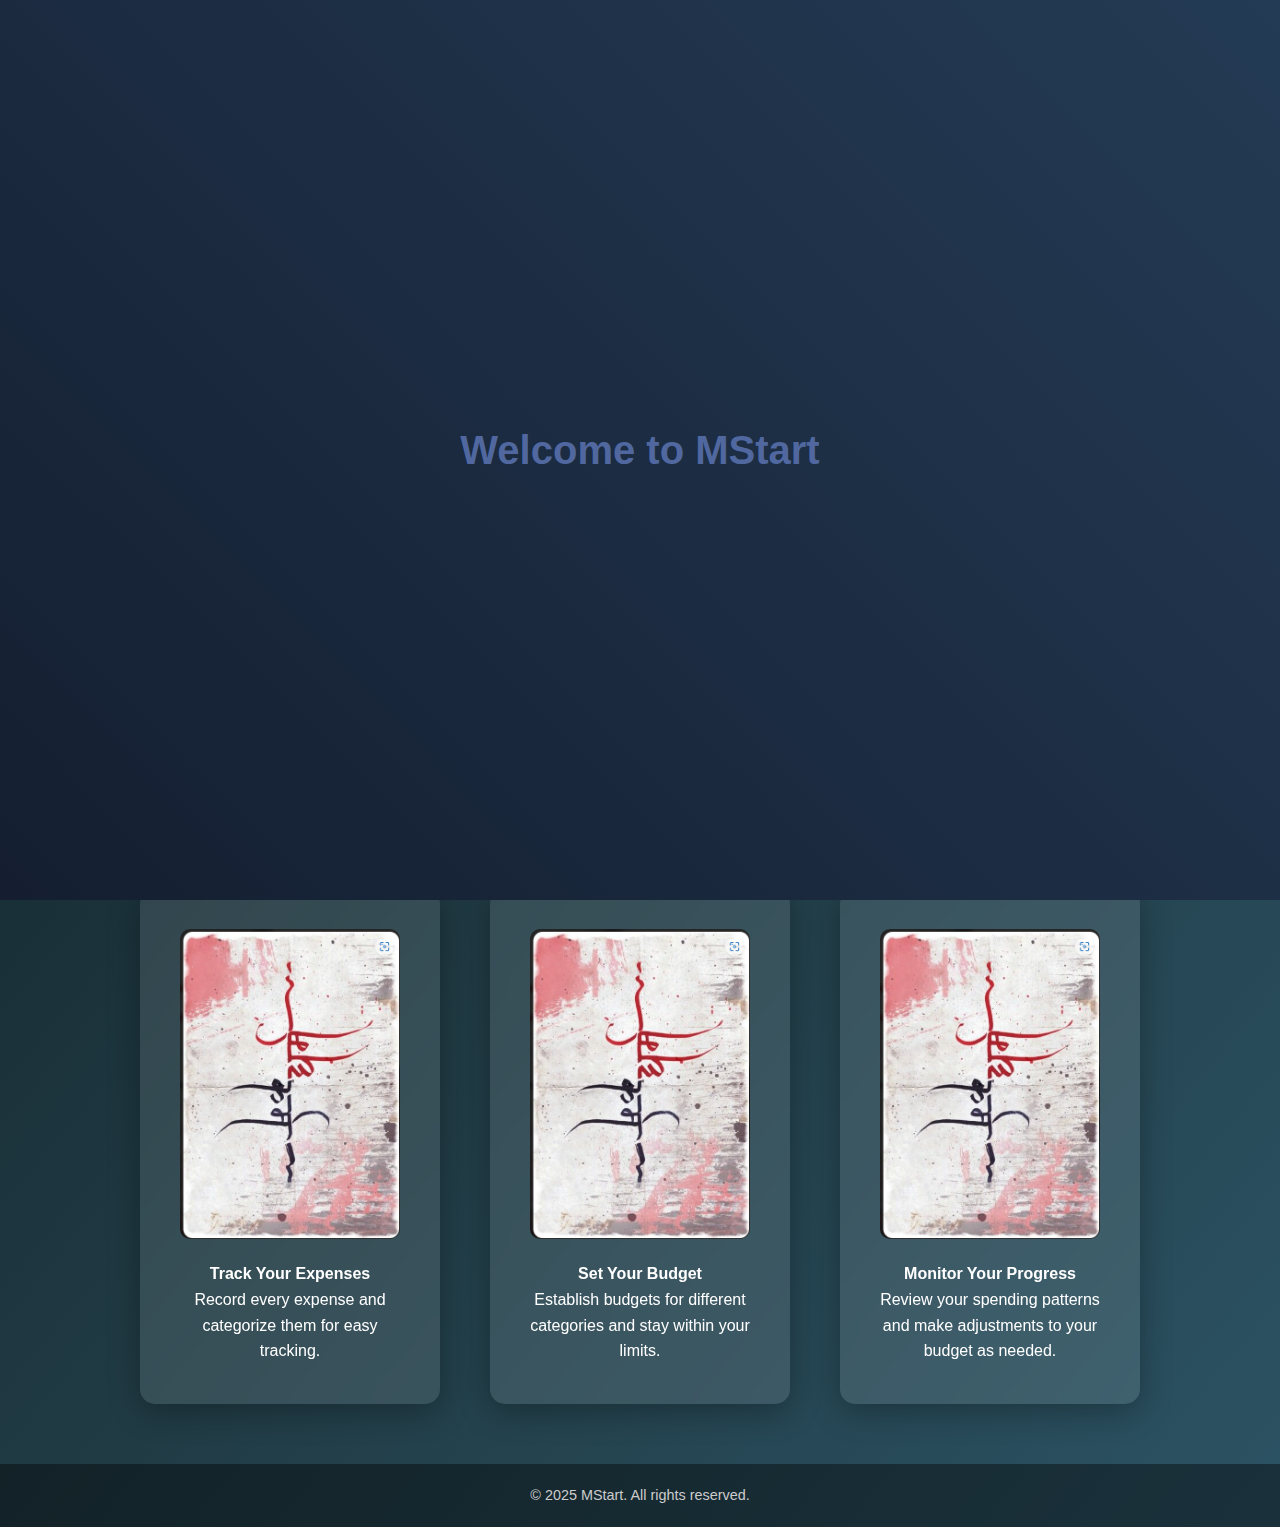
<file: index.html>
<!DOCTYPE html>
<html lang="en">
<head>
  <meta charset="UTF-8" />
  <meta name="viewport" content="width=device-width, initial-scale=1.0" />
  <title>Mstrat</title>
  <link rel="stylesheet" href="style.css" />
  <style>
    * {
      margin: 0;
      padding: 0;
      box-sizing: border-box;
      font-family: 'Segoe UI', Tahoma, Geneva, Verdana, sans-serif;
    }

    body {
      background: linear-gradient(to bottom right, #0f2027, #203a43, #2c5364);
      color: white;
      min-height: 100vh;
      overflow-x: hidden;
      position: relative;
    }

    #startup-overlay {
      position: fixed;
      top: 0;
      left: 0;
      width: 100%;
      height: 100%;
      background: linear-gradient(45deg, #141e30, #243b55);
      display: flex;
      justify-content: center;
      align-items: center;
      z-index: 1000;
      animation: fadeOut 2s ease forwards;
      animation-delay: 2s;
    }

    .startup-text {
      font-size: 2.5rem;
      color: rgb(80, 104, 159);
      animation: fadeSlide 1.5s ease-out;
    }

    @keyframes fadeOut {
      to {
        opacity: 0;
        visibility: hidden;
      }
    }

    @keyframes fadeSlide {
      0% {
        opacity: 0;
        transform: translateY(30px);
      }
      100% {
        opacity: 1;
        transform: translateY(0);
      }
    }

    header {
      display: flex;
      justify-content: space-between;
      align-items: center;
      padding: 20px 40px;
      background-color: rgba(0, 0, 0, 0.6);
      backdrop-filter: blur(10px);
      flex-wrap: wrap;
    }

    .logo {
      font-size: 1.8rem;
      font-weight: bold;
      color: #333f8b;
    }

    nav ul {
      list-style: none;
      display: flex;
      gap: 30px;
      flex-wrap: wrap;
    }

    nav a {
      text-decoration: none;
      color: white;
      font-size: 18px;
      position: relative;
      transition: color 0.3s ease;
    }

    nav a::after {
      content: '';
      position: absolute;
      width: 0%;
      height: 2px;
      bottom: -4px;
      left: 0;
      background-color: white;
      transition: width 0.3s ease;
    }

    nav a:hover::after {
      width: 100%;
    }

    .hero, .content {
      padding: 100px 20px;
      text-align: center;
      animation: fadeSlide 1s ease-out forwards;
    }

    .hero h2, .content h2 {
      font-size: 3rem;
      margin-bottom: 20px;
    }

    .hero p, .content p {
      font-size: 1.2rem;
      margin-bottom: 30px;
      line-height: 1.6;
    }

    .cta-btn {
      padding: 15px 30px;
      background: linear-gradient(to right, #707c92, #6a11cb);
      border: none;
      color: white;
      font-size: 18px;
      border-radius: 30px;
      cursor: pointer;
      transition: transform 0.3s, box-shadow 0.3s;
    }

    .cta-btn:hover {
      transform: translateY(-5px);
      box-shadow: 0 8px 20px rgba(106, 17, 203, 0.4);
    }

    .description {
      background: rgba(255, 255, 255, 0.1);
      margin-top: 60px;
      padding: 40px;
      border-radius: 20px;
      max-width: 900px;
      margin-left: auto;
      margin-right: auto;
      backdrop-filter: blur(8px);
      box-shadow: 0 8px 32px rgba(0, 0, 0, 0.3);
      text-align: center;
    }

    .motto {
      text-align: center;
      font-size: 2rem;
      margin-top: 40px;
      color: #38f9d7;
    }

    .how-it-works {
      display: flex;
      justify-content: center;
      gap: 50px;
      margin-top: 80px;
      flex-wrap: wrap;
    }

    .how-it-works .step {
      background: rgba(255, 255, 255, 0.1);
      padding: 40px;
      border-radius: 15px;
      max-width: 300px;
      text-align: center;
      backdrop-filter: blur(8px);
      box-shadow: 0 8px 32px rgba(0, 0, 0, 0.3);
    }

    .how-it-works img {
      max-width: 100%;
      border-radius: 10px;
      margin-bottom: 15px;
    }

    footer {
      text-align: center;
      padding: 20px;
      background: rgba(0, 0, 0, 0.4);
      margin-top: 60px;
      font-size: 0.9rem;
      color: #ccc;
    }
  </style>
</head>
<body>
  <div id="startup-overlay">
    <h1 class="startup-text">Welcome to MStart</h1>
  </div>

  <header>
    <div class="logo">MStart</div>
    <nav>
      <ul>
        <li><a href="index.html">Home</a></li>
        <li><a href="support.html">Support</a></li>
        <li><a href="privacy.html">Privacy & Security</a></li>
      </ul>
    </nav>
  </header>

  <section class="content">
    <h2>Welcome to MStart!</h2>
    <p>Manage your finances with ease. Track your spending, set budgets, and get insights into your financial habits. We make it simple to stay on top of your expenses.</p>
  </section>

  <section class="description">
    <h3>How the App Works</h3>
    <p>Our app helps you manage your money by allowing you to track all your expenses in one place. You can set budgets, categorize expenses, and even track your progress over time.</p>
  </section>

  <section class="motto">
    <p>"Empowering you to take control of your finances and live stress-free!"</p>
  </section>

  <section class="how-it-works">
    <div class="step">
      <img src="Screenshot 2024-11-26 081127.png" alt="Screenshot showing expense tracking screen" />
      <h4>Track Your Expenses</h4>
      <p>Record every expense and categorize them for easy tracking.</p>
    </div>
    <div class="step">
      <img src="Screenshot 2024-11-26 081127.png" alt="Budget setup interface screenshot" />
      <h4>Set Your Budget</h4>
      <p>Establish budgets for different categories and stay within your limits.</p>
    </div>
    <div class="step">
      <img src="Screenshot 2024-11-26 081127.png" alt="Progress overview and analytics chart" />
      <h4>Monitor Your Progress</h4>
      <p>Review your spending patterns and make adjustments to your budget as needed.</p>
    </div>
  </section>

  <footer>
    <p>&copy; 2025 MStart. All rights reserved.</p>
  </footer>

  <script>
    document.addEventListener('DOMContentLoaded', () => {
      setTimeout(() => {
        document.getElementById('startup-overlay').style.display = 'none';
      }, 2000);
    });
  </script>
</body>
</html>
</file>
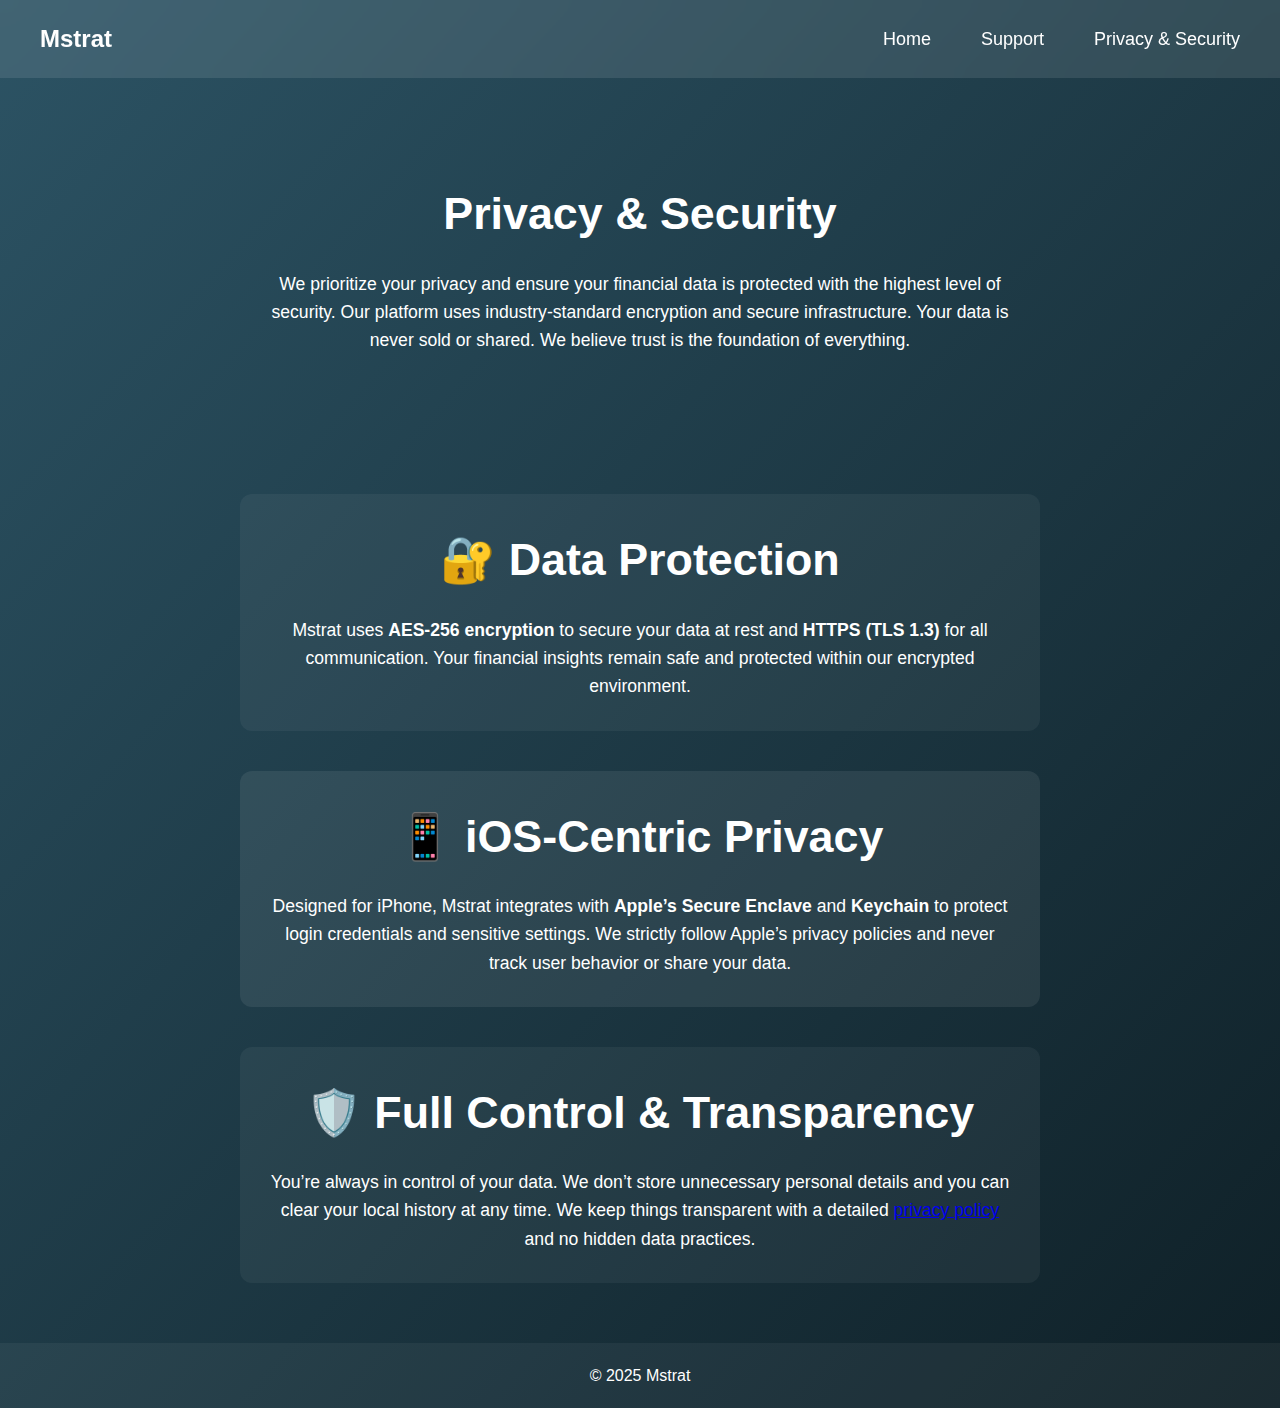
<file: privacy.html>
<!DOCTYPE html>
<html lang="en">
<head>
  <meta charset="UTF-8" />
  <meta name="viewport" content="width=device-width, initial-scale=1.0"/>
  <title>Privacy & Security - Mstrat</title>
  <link rel="stylesheet" href="style.css" />
  <style>
    * {
      margin: 0;
      padding: 0;
      box-sizing: border-box;
      font-family: 'Segoe UI', Tahoma, Geneva, Verdana, sans-serif;
    }

    body {
      background: linear-gradient(to top left, #0f2027, #2c5364);
      color: white;
      min-height: 100vh;
      overflow-x: hidden;
      position: relative;
    }

    #startup-overlay {
      position: fixed;
      top: 0;
      left: 0;
      width: 100%;
      height: 100%;
      background: linear-gradient(45deg, #1c1c1c, #111);
      display: flex;
      justify-content: center;
      align-items: center;
      z-index: 1000;
      animation: fadeOut 2s ease forwards;
      animation-delay: 2s;
    }

    .startup-text {
      font-size: 2.5rem;
      color: white;
      animation: fadeSlide 1.5s ease-out;
    }

    @keyframes fadeOut {
      to {
        opacity: 0;
        visibility: hidden;
      }
    }

    header nav {
      display: flex;
      justify-content: space-between;
      align-items: center;
      padding: 20px 40px;
      background-color: rgba(255, 255, 255, 0.1);
      backdrop-filter: blur(10px);
    }

    nav ul {
      list-style: none;
      display: flex;
      gap: 30px;
    }

    nav a {
      text-decoration: none;
      color: white;
      font-size: 18px;
      position: relative;
      transition: color 0.3s ease;
    }

    nav a::after {
      content: '';
      position: absolute;
      width: 0%;
      height: 2px;
      bottom: -4px;
      left: 0;
      background-color: white;
      transition: width 0.3s ease;
    }

    nav a:hover::after {
      width: 100%;
    }

    .content {
      padding: 100px 20px;
      text-align: center;
      animation: fadeSlide 1s ease-out forwards;
    }

    .content h2 {
      font-size: 2.8rem;
      margin-bottom: 20px;
    }

    .content p {
      font-size: 1.1rem;
      max-width: 750px;
      margin: 0 auto;
      line-height: 1.6;
    }

    footer {
      text-align: center;
      padding: 20px;
      background: rgba(255, 255, 255, 0.05);
      margin-top: 60px;
    }

    @keyframes fadeSlide {
      0% {
        opacity: 0;
        transform: translateY(30px);
      }
      100% {
        opacity: 1;
        transform: translateY(0);
      }
    }
  </style>
</head>
<body>
  <!-- <div id="startup-overlay">
    <h1 class="startup-text">Your Security is Our Priority</h1>
  </div> -->

  <header>
    <nav>
      <h1>Mstrat</h1>
      <ul>
        <li><a href="index.html">Home</a></li>
        <li><a href="support.html">Support</a></li>
        <li><a href="privacy.html">Privacy & Security</a></li>
      </ul>
    </nav>
  </header>

  <section class="content">
    <h2>Privacy & Security</h2>
    <p>
      We prioritize your privacy and ensure your financial data is protected with the highest level of security.
      Our platform uses industry-standard encryption and secure infrastructure. Your data is never sold or shared.
      We believe trust is the foundation of everything.
    </p>
  </section>
  
  <section class="content" style="background: rgba(255, 255, 255, 0.05); border-radius: 12px; margin: 40px auto; padding: 30px; max-width: 800px;">
    <h2>🔐 Data Protection</h2>
    <p>
      Mstrat uses <strong>AES-256 encryption</strong> to secure your data at rest and <strong>HTTPS (TLS 1.3)</strong> for all communication.
      Your financial insights remain safe and protected within our encrypted environment.
    </p>
  </section>
  
  <section class="content" style="background: rgba(255, 255, 255, 0.08); border-radius: 12px; margin: 40px auto; padding: 30px; max-width: 800px;">
    <h2>📱 iOS-Centric Privacy</h2>
    <p>
      Designed for iPhone, Mstrat integrates with <strong>Apple’s Secure Enclave</strong> and <strong>Keychain</strong> to protect login credentials and sensitive settings.
      We strictly follow Apple’s privacy policies and never track user behavior or share your data.
    </p>
  </section>
  
  <section class="content" style="background: rgba(255, 255, 255, 0.05); border-radius: 12px; margin: 40px auto; padding: 30px; max-width: 800px;">
    <h2>🛡️ Full Control & Transparency</h2>
    <p>
      You’re always in control of your data. We don’t store unnecessary personal details and you can clear your local history at any time.
      We keep things transparent with a detailed <a href="#">privacy policy</a> and no hidden data practices.
    </p>
  </section>
  

  <footer>
    <p>&copy; 2025 Mstrat</p>
  </footer>

  <script>
    document.addEventListener('DOMContentLoaded', () => {
      setTimeout(() => {
        document.getElementById('startup-overlay').style.display = 'none';
      }, 500);
    });
  // </script>
</body>
</html>
</file>
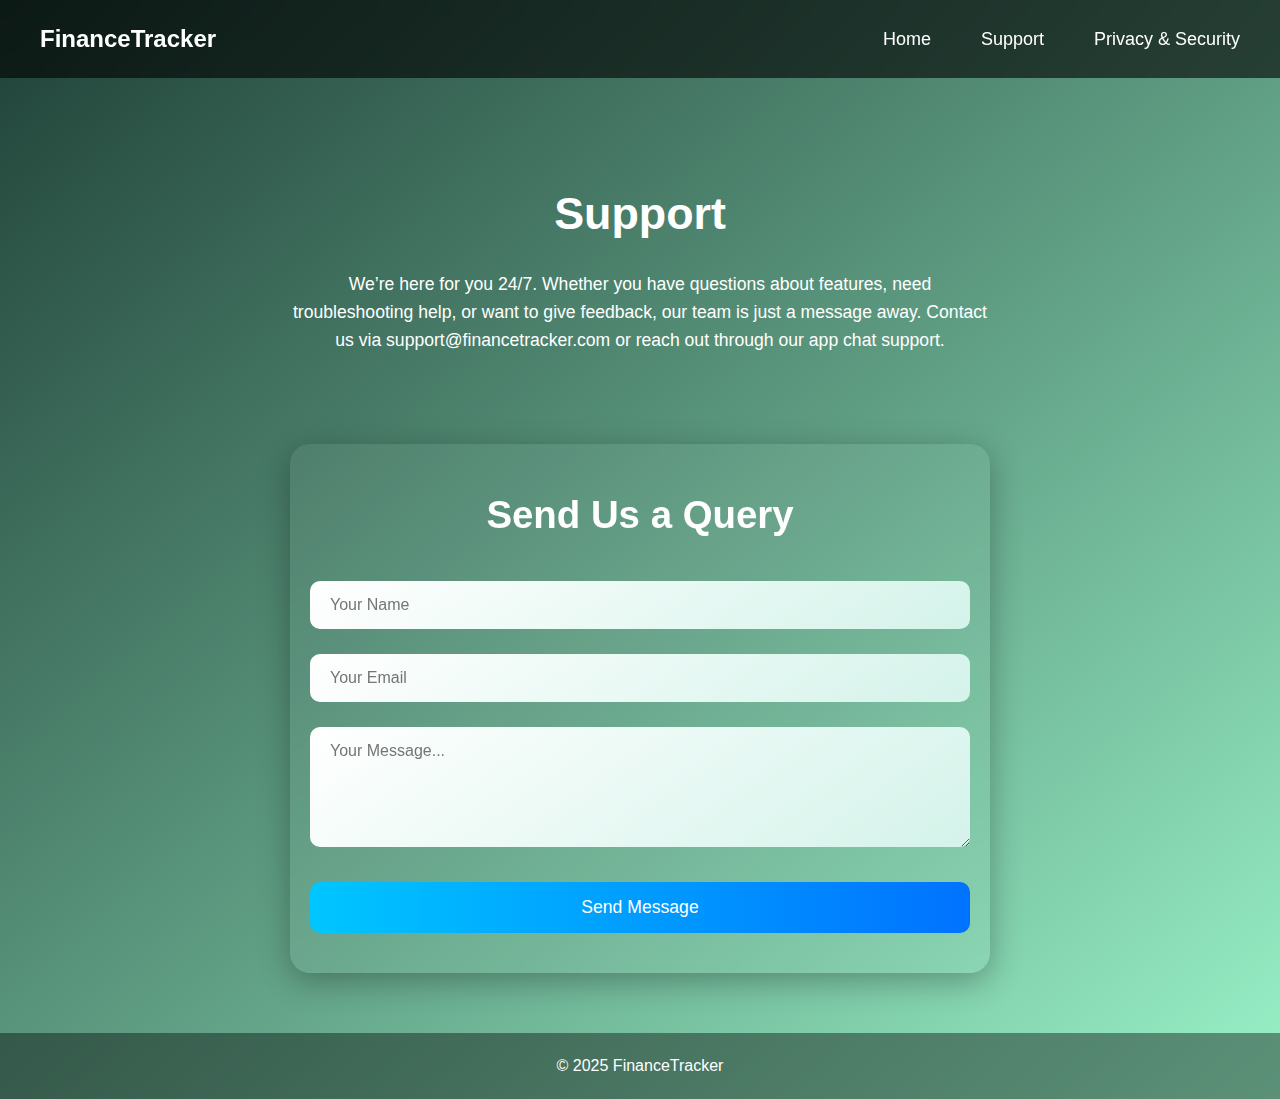
<file: support.html>
<!DOCTYPE html>
<html lang="en">
<head>
  <meta charset="UTF-8" />
  <meta name="viewport" content="width=device-width, initial-scale=1.0" />
  <title>Support - Mstrat</title>
  <link rel="stylesheet" href="style.css" />
  <style>
    /* Existing styles remain unchanged */
    * {
      margin: 0;
      padding: 0;
      box-sizing: border-box;
      font-family: 'Segoe UI', Tahoma, Geneva, Verdana, sans-serif;
    }

    body {
      background: linear-gradient(to bottom right, #1f4037, #99f2c8);
      color: white;
      min-height: 100vh;
      overflow-x: hidden;
      position: relative;
    }

    /* Add styles for the popup */
    .popup {
      position: fixed;
      top: 50%;
      left: 50%;
      transform: translate(-50%, -50%);
      background: rgba(0, 0, 0, 0.8);
      color: white;
      padding: 20px 40px;
      border-radius: 10px;
      box-shadow: 0 4px 15px rgba(0, 0, 0, 0.3);
      z-index: 1000;
      display: none;
      text-align: center;
      animation: fadeIn 0.3s ease-in-out;
    }

    .popup.show {
      display: block;
    }

    .popup.success {
      background: linear-gradient(to right, #43e97b, #38f9d7);
    }

    .popup.error {
      background: linear-gradient(to right, #ff416c, #ff4b2b);
    }

    .popup button {
      margin-top: 15px;
      padding: 10px 20px;
      border: none;
      border-radius: 5px;
      background: #0072ff;
      color: white;
      cursor: pointer;
      transition: background 0.3s ease;
    }

    .popup button:hover {
      background: #00c6ff;
    }

    @keyframes fadeIn {
      from { opacity: 0; transform: translate(-50%, -60%); }
      to { opacity: 1; transform: translate(-50%, -50%); }
    }

    /* Rest of your existing styles */
    #startup-overlay {
      position: fixed;
      top: 0;
      left: 0;
      width: 100%;
      height: 100%;
      background: linear-gradient(45deg, #0f2027, #203a43);
      display: flex;
      justify-content: center;
      align-items: center;
      z-index: 1000;
      animation: fadeOut 2s ease forwards;
      animation-delay: 2s;
    }

    .startup-text {
      font-size: 2.5rem;
      color: white;
      animation: fadeSlide 1.5s ease-out;
    }

    @keyframes fadeOut {
      to {
        opacity: 0;
        visibility: hidden;
      }
    }

    header nav {
      display: flex;
      justify-content: space-between;
      align-items: center;
      padding: 20px 40px;
      background-color: rgba(0, 0, 0, 0.6);
      backdrop-filter: blur(10px);
    }

    nav ul {
      list-style: none;
      display: flex;
      gap: 30px;
    }

    nav a {
      text-decoration: none;
      color: white;
      font-size: 18px;
      position: relative;
      transition: color 0.3s ease;
    }

    nav a::after {
      content: '';
      position: absolute;
      width: 0%;
      height: 2px;
      bottom: -4px;
      left: 0;
      background-color: white;
      transition: width 0.3s ease;
    }

    nav a:hover::after {
      width: 100%;
    }

    .content {
      padding: 100px 20px 40px;
      text-align: center;
      animation: fadeSlide 1s ease-out forwards;
    }

    .content h2 {
      font-size: 2.8rem;
      margin-bottom: 20px;
    }

    .content p {
      font-size: 1.1rem;
      max-width: 700px;
      margin: 0 auto;
      line-height: 1.6;
    }

    @keyframes fadeSlide {
      0% {
        opacity: 0;
        transform: translateY(30px);
      }
      100% {
        opacity: 1;
        transform: translateY(0);
      }
    }

    .form-section {
      margin-top: 50px;
      padding: 40px 20px;
      text-align: center;
      background: rgba(255, 255, 255, 0.05);
      border-radius: 20px;
      width: 90%;
      max-width: 700px;
      margin-left: auto;
      margin-right: auto;
      backdrop-filter: blur(8px);
      animation: fadeSlide 1.5s ease-in-out;
      box-shadow: 0 8px 32px rgba(0, 0, 0, 0.3);
    }

    .form-section h2 {
      font-size: 2.4rem;
      margin-bottom: 30px;
    }

    .support-form {
      display: flex;
      flex-direction: column;
      gap: 20px;
    }

    .support-form input,
    .support-form textarea {
      padding: 15px 20px;
      border: none;
      border-radius: 10px;
      font-size: 1rem;
      color: #333;
      background: linear-gradient(145deg, #ffffff, #d4f3ea);
      transition: all 0.3s ease;
    }

    .support-form input:focus,
    .support-form textarea:focus {
      outline: none;
      box-shadow: 0 0 10px #33d9b2;
      transform: scale(1.02);
    }

    .support-form button {
      background: linear-gradient(to right, #00c6ff, #0072ff);
      color: white;
      border: none;
      padding: 15px;
      font-size: 1.1rem;
      border-radius: 10px;
      cursor: pointer;
      transition: all 0.3s ease;
    }

    .support-form button:hover {
      background: linear-gradient(to right, #43e97b, #38f9d7);
      transform: scale(1.05);
      box-shadow: 0 4px 15px rgba(0, 0, 0, 0.3);
    }

    footer {
      text-align: center;
      padding: 20px;
      background: rgba(0, 0, 0, 0.4);
      margin-top: 60px;
    }
  </style>
</head>
<body>
  <!-- <div id="startup-overlay">
    <h1 class="startup-text">Need Help? We Got You.</h1>
  </div> -->

  <header>
    <nav>
      <h1>FinanceTracker</h1>
      <ul>
        <li><a href="index.html">Home</a></li>
        <li><a href="support.html">Support</a></li>
        <li><a href="privacy.html">Privacy & Security</a></li>
      </ul>
    </nav>
  </header>

  <section class="content">
    <h2>Support</h2>
    <p>
      We’re here for you 24/7. Whether you have questions about features, need troubleshooting help, or want to give feedback, our team is just a message away. Contact us via support@financetracker.com or reach out through our app chat support.
    </p>
  </section>

  <section class="form-section">
    <h2>Send Us a Query</h2>
    <form id="support-form" class="support-form">
      <input type="text" name="name" placeholder="Your Name" required />
      <input type="email" name="email" placeholder="Your Email" required />
      <textarea name="message" placeholder="Your Message..." rows="5" required></textarea>
      <button type="submit">Send Message</button>
      <input type="hidden" name="_subject" value="Support Query from Finance Tracker" />
      <input type="hidden" name="_captcha" value="false" />
    </form>
  </section>

  <!-- Popup for success/error messages -->
  <div id="popup" class="popup">
    <p id="popup-message"></p>
    <button onclick="closePopup()">OK</button>
  </div>

  <footer>
    <p>© 2025 FinanceTracker</p>
  </footer>

  <script>
    // Handle form submission
    document.getElementById('support-form').addEventListener('submit', async (e) => {
      e.preventDefault(); // Prevent default form submission

      const form = e.target;
      const formData = new FormData(form);
      const popup = document.getElementById('popup');
      const popupMessage = document.getElementById('popup-message');

      try {
        const response = await fetch('https://formsubmit.co/ajax/sharmankush004a@gmail.com', {
          method: 'POST',
          body: formData,
          headers: {
            'Accept': 'application/json'
          }
        });

        const result = await response.json();

        if (result.success === 'true') {
          // Show success popup
          popupMessage.textContent = 'Message sent successfully!';
          popup.classList.remove('error');
          popup.classList.add('success', 'show');
          form.reset(); // Clear the form
        } else {
          // Show error popup
          popupMessage.textContent = 'Failed to send message. Please try again.';
          popup.classList.remove('success');
          popup.classList.add('error', 'show');
        }
      } catch (error) {
        // Handle network or other errors
        popupMessage.textContent = 'An error occurred. Please try again later.';
        popup.classList.remove('success');
        popup.classList.add('error', 'show');
      }
    });

    // Function to close the popup
    function closePopup() {
      document.getElementById('popup').classList.remove('show');
    }

    // Hide startup overlay (if uncommented)
    document.addEventListener('DOMContentLoaded', () => {
      const overlay = document.getElementById('startup-overlay');
      if (overlay) {
        setTimeout(() => {
          overlay.style.display = 'none';
        }, 500);
      }
    });
  </script>
</body>
</html>
</file>
<file: style.css>
* {
  margin: 0;
  padding: 0;
  box-sizing: border-box;
}

body {
  font-family: 'Segoe UI', sans-serif;
  line-height: 1.6;
  background-color: #f8f9fa;
  color: #333;
}

nav {
  display: flex;
  justify-content: space-between;
  align-items: center;
  padding: 20px;
  /* background-color: #0a3d62; */
  color: white;
}

nav h1 {
  font-size: 24px;
}

nav ul {
  display: flex;
  list-style: none;
}

nav ul li {
  margin-left: 20px;
}

nav ul li a {
  color: white;
  text-decoration: none;
}

.hero {
  padding: 100px 20px;
  text-align: center;
  background-color: #82ccdd;
  color: white;
  animation: fadeSlide 1.5s ease-in-out forwards;
}

.hero button {
  margin-top: 20px;
  padding: 10px 20px;
  border: none;
  background-color: #0a3d62;
  color: white;
  cursor: pointer;
  transition: background 0.3s ease;
}

.hero button:hover {
  background-color: #3c6382;
}

.features {
  display: flex;
  justify-content: space-around;
  padding: 50px 20px;
}

.feature-box {
  background: white;
  padding: 30px;
  border-radius: 10px;
  box-shadow: 0 2px 10px rgba(0,0,0,0.1);
  width: 30%;
  opacity: 0;
  transform: translateY(50px);
  transition: all 0.8s ease-in-out;
}

.feature-box.fade-in.show {
  opacity: 1;
  transform: translateY(0);
}

footer {
  background-color: #0a3d62;
  color: white;
  text-align: center;
  padding: 20px;
}

@keyframes fadeSlide {
  from {
    opacity: 0;
    transform: translateY(-30px);
  }
  to {
    opacity: 1;
    transform: translateY(0);
  }
}

.support-hero, .privacy-hero {
  padding: 80px 20px;
  text-align: center;
  background-color: #60a3bc;
  color: white;
  animation: fadeSlide 1.2s ease-in-out forwards;
}

.support-form form, .privacy-content {
  max-width: 600px;
  margin: 40px auto;
  padding: 20px;
  background: white;
  box-shadow: 0 2px 15px rgba(0,0,0,0.1);
  border-radius: 10px;
  transition: all 0.4s ease;
}

.support-form label {
  display: block;
  margin-top: 10px;
}

.support-form input,
.support-form textarea {
  width: 100%;
  padding: 10px;
  margin-top: 5px;
  border: 1px solid #ccc;
  border-radius: 5px;
}

.support-form button {
  margin-top: 15px;
  padding: 10px 20px;
  background-color: #0a3d62;
  color: white;
  border: none;
  cursor: pointer;
  transition: background 0.3s;
}

.support-form button:hover {
  background-color: #3c6382;
}

.faq-section {
  max-width: 700px;
  margin: 40px auto;
  padding: 20px;
}

.faq-question {
  width: 100%;
  padding: 15px;
  background: #82ccdd;
  border: none;
  text-align: left;
  font-weight: bold;
  cursor: pointer;
  margin-bottom: 5px;
  border-radius: 5px;
  transition: background 0.3s;
}

.faq-question:hover {
  background: #60a3bc;
}

.faq-answer {
  display: none;
  background: #f1f2f6;
  padding: 15px;
  border-radius: 0 0 5px 5px;
  animation: fadeSlide 0.4s ease-in-out forwards;
}
</file>
